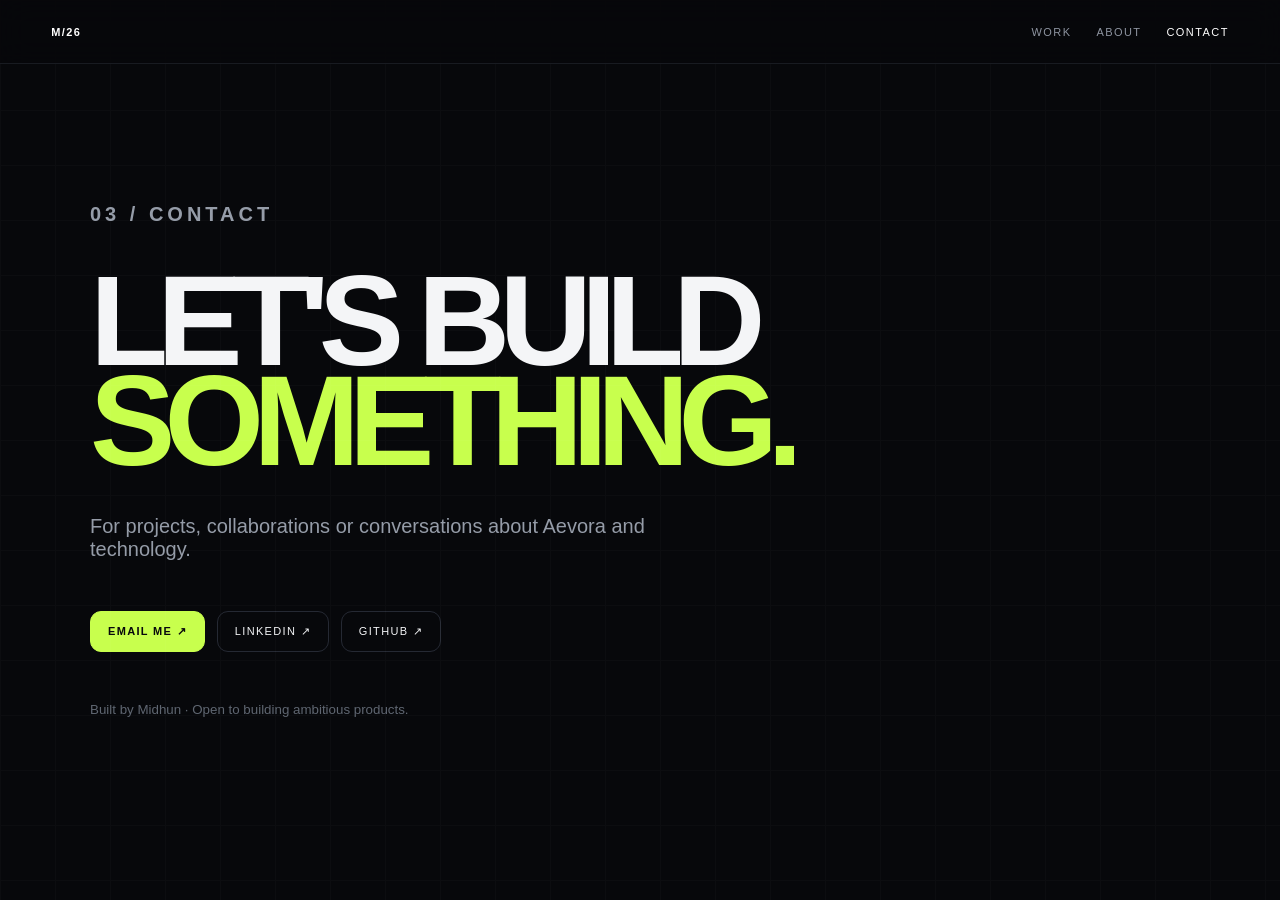
<file: contact.html>
<!doctype html><html><head><meta charset="utf-8"><meta name="viewport" content="width=device-width,initial-scale=1"><title>Contact — Midhun</title><link rel="stylesheet" href="style.css"></head><body>
<nav><a class="logo" href="index.html">M/26</a><div><a href="work.html">WORK</a><a href="about.html">ABOUT</a><a class="active" href="contact.html">CONTACT</a></div></nav>
<main class="contact"><p class="eyebrow">03 / CONTACT</p><h1>LET'S BUILD<br><span>SOMETHING.</span></h1><p>For projects, collaborations or conversations about Aevora and technology.</p><div class="buttons"><a class="primary" href="mailto:midhunmahesh2009@gmail.com">EMAIL ME ↗</a><a href="https://www.linkedin.com/in/midhun-m-000754419/" target="_blank">LINKEDIN ↗</a><a href="https://github.com/midhun00mc-a11y" target="_blank">GITHUB ↗</a></div><small>Built by Midhun · Open to building ambitious products.</small></main></body></html>
</file>
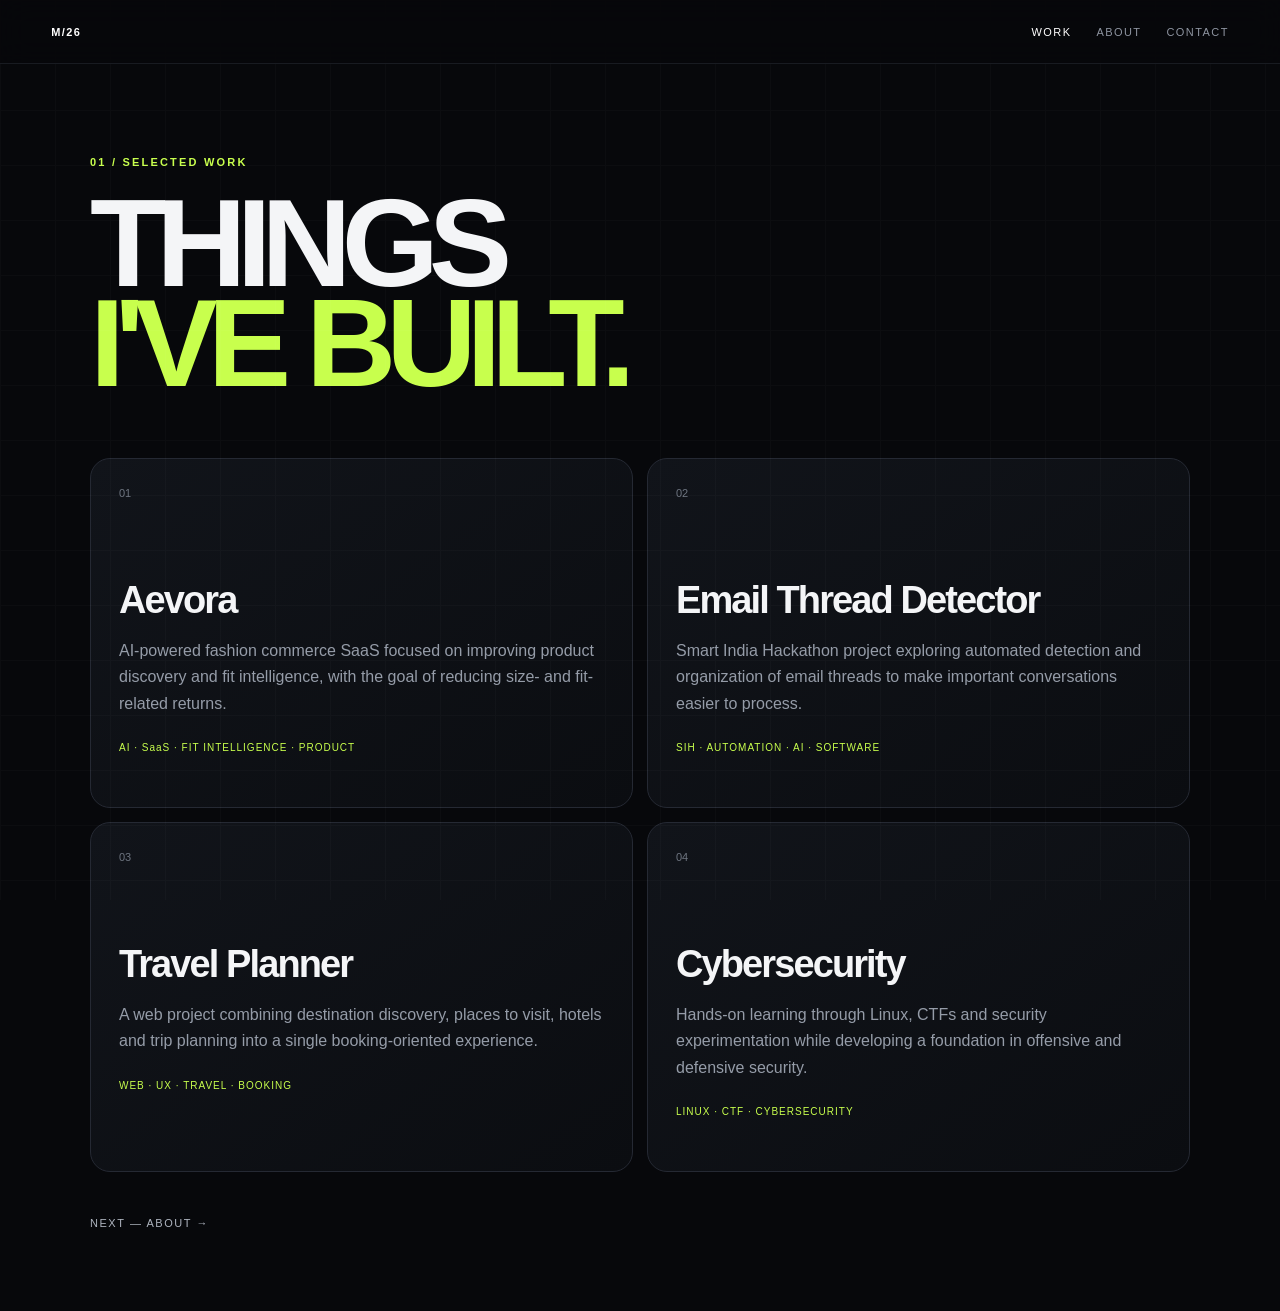
<file: work.html>
<!doctype html><html><head><meta charset="utf-8"><meta name="viewport" content="width=device-width,initial-scale=1"><title>Work — Midhun</title><link rel="stylesheet" href="style.css"></head><body>
<nav><a class="logo" href="index.html">M/26</a><div><a class="active" href="work.html">WORK</a><a href="about.html">ABOUT</a><a href="contact.html">CONTACT</a></div></nav>
<main class="page"><p class="eyebrow">01 / SELECTED WORK</p><h1 class="page-title">THINGS<br><span>I'VE BUILT.</span></h1>
<section class="projects">
<article><div class="num">01</div><h2>Aevora</h2><p>AI-powered fashion commerce SaaS focused on improving product discovery and fit intelligence, with the goal of reducing size- and fit-related returns.</p><div class="tags">AI · SaaS · FIT INTELLIGENCE · PRODUCT</div></article>
<article><div class="num">02</div><h2>Email Thread Detector</h2><p>Smart India Hackathon project exploring automated detection and organization of email threads to make important conversations easier to process.</p><div class="tags">SIH · AUTOMATION · AI · SOFTWARE</div></article>
<article><div class="num">03</div><h2>Travel Planner</h2><p>A web project combining destination discovery, places to visit, hotels and trip planning into a single booking-oriented experience.</p><div class="tags">WEB · UX · TRAVEL · BOOKING</div></article>
<article><div class="num">04</div><h2>Cybersecurity</h2><p>Hands-on learning through Linux, CTFs and security experimentation while developing a foundation in offensive and defensive security.</p><div class="tags">LINUX · CTF · CYBERSECURITY</div></article>
</section><a class="next" href="about.html">NEXT — ABOUT →</a></main></body></html>
</file>
<file: style.css>
:root{--bg:#07080b;--fg:#f4f5f7;--muted:#959ca8;--line:#252933;--lime:#c8ff4d;--violet:#8e73ff}*{box-sizing:border-box}html{scroll-behavior:smooth}body{margin:0;background:var(--bg);color:var(--fg);font-family:Inter,Arial,sans-serif}body:before{content:"";position:fixed;inset:0;pointer-events:none;opacity:.025;background-image:linear-gradient(#fff 1px,transparent 1px),linear-gradient(90deg,#fff 1px,transparent 1px);background-size:55px 55px}a{color:inherit;text-decoration:none}nav{height:64px;position:fixed;top:0;left:0;right:0;z-index:9;display:flex;justify-content:space-between;align-items:center;padding:0 4%;border-bottom:1px solid #181b21;background:#07080bdd;backdrop-filter:blur(15px)}nav div{display:flex;gap:25px}nav a{font-size:11px;letter-spacing:.13em;color:#8e95a1}nav a:hover,.active{color:#fff!important}.logo{font-weight:900;color:#fff!important}.hero{min-height:100vh;width:min(1180px,92%);margin:auto;display:grid;grid-template-columns:1.15fr .85fr;align-items:center;gap:70px;padding-top:64px}.eyebrow{font-size:11px;letter-spacing:.2em;color:var(--lime);font-weight:800}.hero h1,.contact h1{font-size:clamp(70px,10vw,140px);line-height:.78;letter-spacing:-.085em;margin:28px 0}.hero h1 span,.page-title span,.contact h1 span{color:var(--lime)}.intro{max-width:650px;font-size:21px;line-height:1.5;color:var(--muted)}.buttons{display:flex;gap:12px;flex-wrap:wrap;margin-top:30px}.buttons a{padding:13px 17px;border:1px solid var(--line);border-radius:11px;font-size:11px;letter-spacing:.12em}.buttons .primary{background:var(--lime);color:#07080b;border-color:var(--lime);font-weight:900}.portrait{justify-self:end;width:min(390px,100%);position:relative}.portrait:after{content:"";position:absolute;inset:12% -10% -8% 15%;border:1px solid #30343e;z-index:-1;border-radius:4px}.portrait img{display:block;width:100%;filter:grayscale(8%);border:1px solid #292d35}.ticker{position:absolute;bottom:0;width:100%;padding:13px 0;border-top:1px solid #20242c;border-bottom:1px solid #20242c;color:#676e79;font-size:10px;letter-spacing:.18em;white-space:nowrap;overflow:hidden}.page{width:min(1100px,90%);margin:0 auto;padding:145px 0 80px}.page-title{font-size:clamp(65px,10vw,125px);line-height:.8;letter-spacing:-.08em;margin:25px 0 65px}.projects{display:grid;grid-template-columns:1fr 1fr;gap:14px}.projects article{min-height:350px;border:1px solid var(--line);border-radius:20px;padding:28px;background:linear-gradient(145deg,#11141a,#0b0d11);transition:.3s}.projects article:hover{transform:translateY(-5px);border-color:#424752}.num{font-size:11px;color:#6e7580}.projects h2{font-size:38px;letter-spacing:-.05em;margin-top:80px;margin-bottom:10px}.projects p{color:var(--muted);line-height:1.65}.tags{font-size:10px;color:var(--lime);letter-spacing:.1em;margin-top:25px}.next{display:inline-block;margin-top:45px;font-size:11px;letter-spacing:.14em;color:#aeb4bf}.about-grid{display:grid;grid-template-columns:330px 1fr;gap:55px;align-items:start}.about-grid img{width:100%;border:1px solid var(--line)}.about-grid p{color:var(--muted);line-height:1.7}.about-grid .large{font-size:25px;color:#e5e7eb;line-height:1.45}.about-grid h3{font-size:11px;letter-spacing:.15em;margin-top:40px}.skills{color:var(--lime);font-size:11px;line-height:2;letter-spacing:.1em}.timeline{margin-top:70px;border-top:1px solid var(--line)}.timeline div{display:grid;grid-template-columns:140px 1fr;gap:25px;padding:24px 0;border-bottom:1px solid var(--line)}.timeline small{color:#68707b}.timeline b{font-size:17px}.timeline p{grid-column:2;color:var(--muted);margin:0}.contact{min-height:100vh;width:min(1100px,90%);margin:auto;display:flex;flex-direction:column;justify-content:center}.contact h1{margin:25px 0}.contact>p{color:var(--muted);font-size:20px;max-width:650px}.contact>small{margin-top:50px;color:#5f6671}@media(max-width:750px){nav div{gap:12px}.hero{grid-template-columns:1fr;padding-top:110px}.portrait{justify-self:start;width:230px}.hero h1{font-size:72px}.projects{grid-template-columns:1fr}.about-grid{grid-template-columns:1fr}.about-grid img{width:220px}.timeline div{grid-template-columns:1fr}.timeline p{grid-column:1}.page{padding-top:105px}}
</file>
